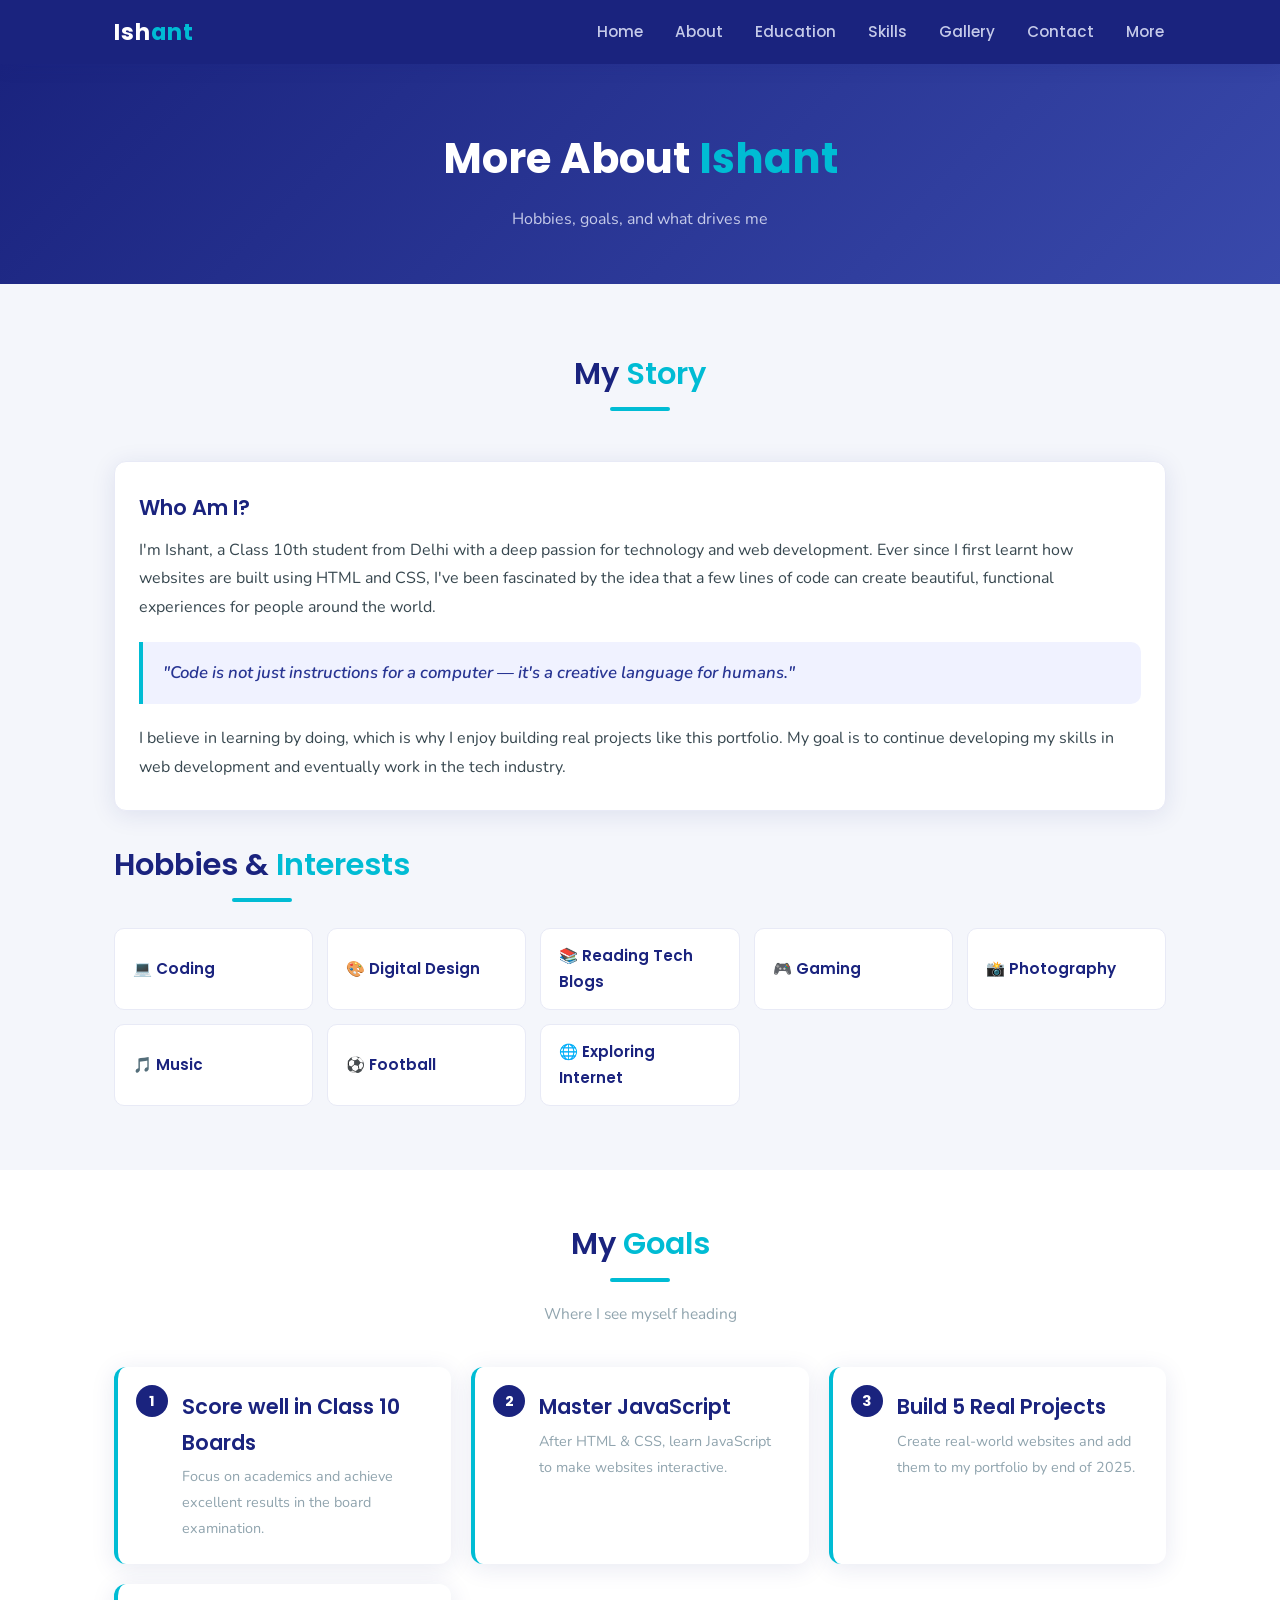
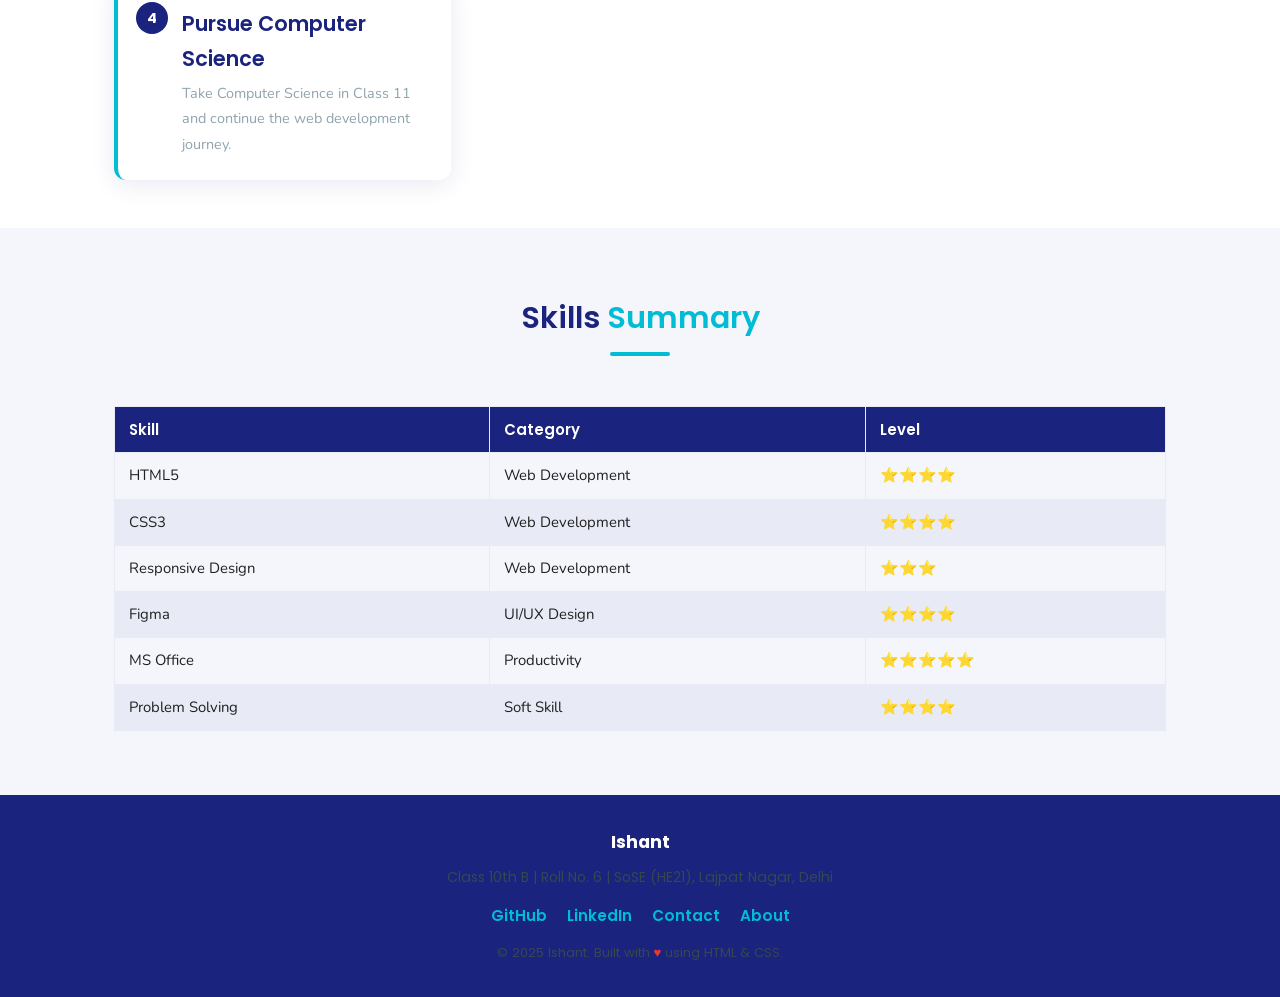
<file: about.html>
<!DOCTYPE html>
<html lang="en">
<head>
  <meta charset="UTF-8" />
  <meta name="viewport" content="width=device-width, initial-scale=1.0" />
  <title>About | Ishant Portfolio</title>

  <!-- External CSS (Mandatory) -->
  <link rel="stylesheet" href="css/style.css" />
  <link href="https://fonts.googleapis.com/css2?family=Poppins:wght@400;600;700&family=Nunito:wght@400;600&display=swap" rel="stylesheet" />

  <!-- Internal CSS (optional) -->
  <style>
    /* Internal CSS — about page specific */
    .page-hero {
      background: linear-gradient(135deg, #1a237e 0%, #3949ab 100%);
      padding: 60px 24px 50px;
      text-align: center;
      color: #fff;
    }
    .page-hero h1 { color: #fff; margin-bottom: 10px; }
    .page-hero p  { color: #c5cae9; }

    .hobbies-list {
      list-style: none;
      display: grid;
      grid-template-columns: repeat(auto-fit, minmax(180px, 1fr));
      gap: 14px;
      margin-top: 12px;
    }

    .hobbies-list li {
      background: #fff;
      border: 1.5px solid #e8eaf6;
      border-radius: 10px;
      padding: 14px 18px;
      font-weight: 600;
      font-family: 'Poppins', sans-serif;
      color: #1a237e;
      font-size: 0.95rem;
      display: flex;
      align-items: center;
      gap: 10px;
      transition: border-color 0.25s, transform 0.2s;
    }

    .hobbies-list li:hover {
      border-color: #00bcd4;
      transform: translateY(-2px);
    }

    /* Inline CSS example used on the quote block below */
    .quote-block {
      border-left: 4px solid #00bcd4;
      padding: 16px 20px;
      background: #f0f2ff;
      border-radius: 0 10px 10px 0;
      margin: 20px 0;
    }

    .quote-block p {
      font-style: italic;
      font-size: 1.05rem;
      color: #283593;
    }
  </style>
</head>
<body>

  <!-- HEADER -->
  <header>
    <nav>
      <a href="index.html" id="logo">Ish<span>ant</span></a>
      <ul>
        <li><a href="index.html">Home</a></li>
        <li><a href="index.html#about">About</a></li>
        <li><a href="index.html#education">Education</a></li>
        <li><a href="index.html#skills">Skills</a></li>
        <li><a href="index.html#gallery">Gallery</a></li>
        <li><a href="contact.html">Contact</a></li>
        <li><a href="about.html">More</a></li>
      </ul>
    </nav>
  </header>

  <!-- PAGE HERO -->
  <div class="page-hero">
    <h1>More About <span style="color:#00bcd4;">Ishant</span></h1>
    <p>Hobbies, goals, and what drives me</p>
  </div>

  <!-- ABOUT CONTENT -->
  <section>
    <div class="section-title">
      <h2>My <span class="text-accent">Story</span></h2>
    </div>

    <!-- article semantic tag -->
    <article class="card" style="margin-bottom:28px;">
      <h3>Who Am I?</h3>
      <p style="margin-top:10px;">
        I'm Ishant, a Class 10th student from Delhi with a deep passion for technology and
        web development. Ever since I first learnt how websites are built using HTML and CSS,
        I've been fascinated by the idea that a few lines of code can create beautiful,
        functional experiences for people around the world.
      </p>
      <div class="quote-block">
        <!-- Inline CSS used on this element as example -->
        <p style="font-weight:600;">"Code is not just instructions for a computer — it's a creative language for humans."</p>
      </div>
      <p>
        I believe in learning by doing, which is why I enjoy building real projects like
        this portfolio. My goal is to continue developing my skills in web development and
        eventually work in the tech industry.
      </p>
    </article>

    <!-- HOBBIES (Unordered list - Mandatory) -->
    <div class="section-title" style="text-align:left; margin-bottom:16px;">
      <h2>Hobbies &amp; <span class="text-accent">Interests</span></h2>
    </div>

    <ul class="hobbies-list">
      <li>💻 Coding</li>
      <li>🎨 Digital Design</li>
      <li>📚 Reading Tech Blogs</li>
      <li>🎮 Gaming</li>
      <li>📸 Photography</li>
      <li>🎵 Music</li>
      <li>⚽ Football</li>
      <li>🌐 Exploring Internet</li>
    </ul>
  </section>

  <!-- GOALS SECTION -->
  <section style="background:#fff; max-width:100%; padding:48px 0;">
    <div style="max-width:1100px; margin:0 auto; padding:0 24px;">
      <div class="section-title">
        <h2>My <span class="text-accent">Goals</span></h2>
        <p>Where I see myself heading</p>
      </div>

      <!-- Ordered list (Mandatory - steps / goals) -->
      <ol class="edu-list">
        <li>
          <h3>Score well in Class 10 Boards</h3>
          <p>Focus on academics and achieve excellent results in the board examination.</p>
        </li>
        <li>
          <h3>Master JavaScript</h3>
          <p>After HTML &amp; CSS, learn JavaScript to make websites interactive.</p>
        </li>
        <li>
          <h3>Build 5 Real Projects</h3>
          <p>Create real-world websites and add them to my portfolio by end of 2025.</p>
        </li>
        <li>
          <h3>Pursue Computer Science</h3>
          <p>Take Computer Science in Class 11 and continue the web development journey.</p>
        </li>
      </ol>
    </div>
  </section>

  <!-- TABLE — Skills Summary -->
  <section>
    <div class="section-title">
      <h2>Skills <span class="text-accent">Summary</span></h2>
    </div>

    <!-- Table (Mandatory HTML element) -->
    <table class="details-table">
      <thead>
        <tr>
          <th>Skill</th>
          <th>Category</th>
          <th>Level</th>
        </tr>
      </thead>
      <tbody>
        <tr>
          <td>HTML5</td>
          <td>Web Development</td>
          <td>⭐⭐⭐⭐</td>
        </tr>
        <tr>
          <td>CSS3</td>
          <td>Web Development</td>
          <td>⭐⭐⭐⭐</td>
        </tr>
        <tr>
          <td>Responsive Design</td>
          <td>Web Development</td>
          <td>⭐⭐⭐</td>
        </tr>
        <tr>
          <td>Figma</td>
          <td>UI/UX Design</td>
          <td>⭐⭐⭐⭐</td>
        </tr>
        <tr>
          <td>MS Office</td>
          <td>Productivity</td>
          <td>⭐⭐⭐⭐⭐</td>
        </tr>
        <tr>
          <td>Problem Solving</td>
          <td>Soft Skill</td>
          <td>⭐⭐⭐⭐</td>
        </tr>
      </tbody>
    </table>
  </section>

  <!-- FOOTER -->
  <footer>
    <p style="font-size:1.1rem; font-weight:700; color:#fff; margin-bottom:6px;">Ishant</p>
    <p style="font-size:0.88rem; margin-bottom:10px;">Class 10th B | Roll No. 6 | SoSE (HE21), Lajpat Nagar, Delhi</p>
    <ul class="social-links">
      <li><a href="https://github.com" target="_blank">GitHub</a></li>
      <li><a href="https://linkedin.com" target="_blank">LinkedIn</a></li>
      <li><a href="contact.html">Contact</a></li>
      <li><a href="about.html">About</a></li>
    </ul>
    <p style="font-size:0.82rem; margin-top:8px;">
      &copy; 2025 Ishant. Built with <span style="color:#e53935;">&#9829;</span> using HTML &amp; CSS.
    </p>
  </footer>

</body>
</html>
</file>
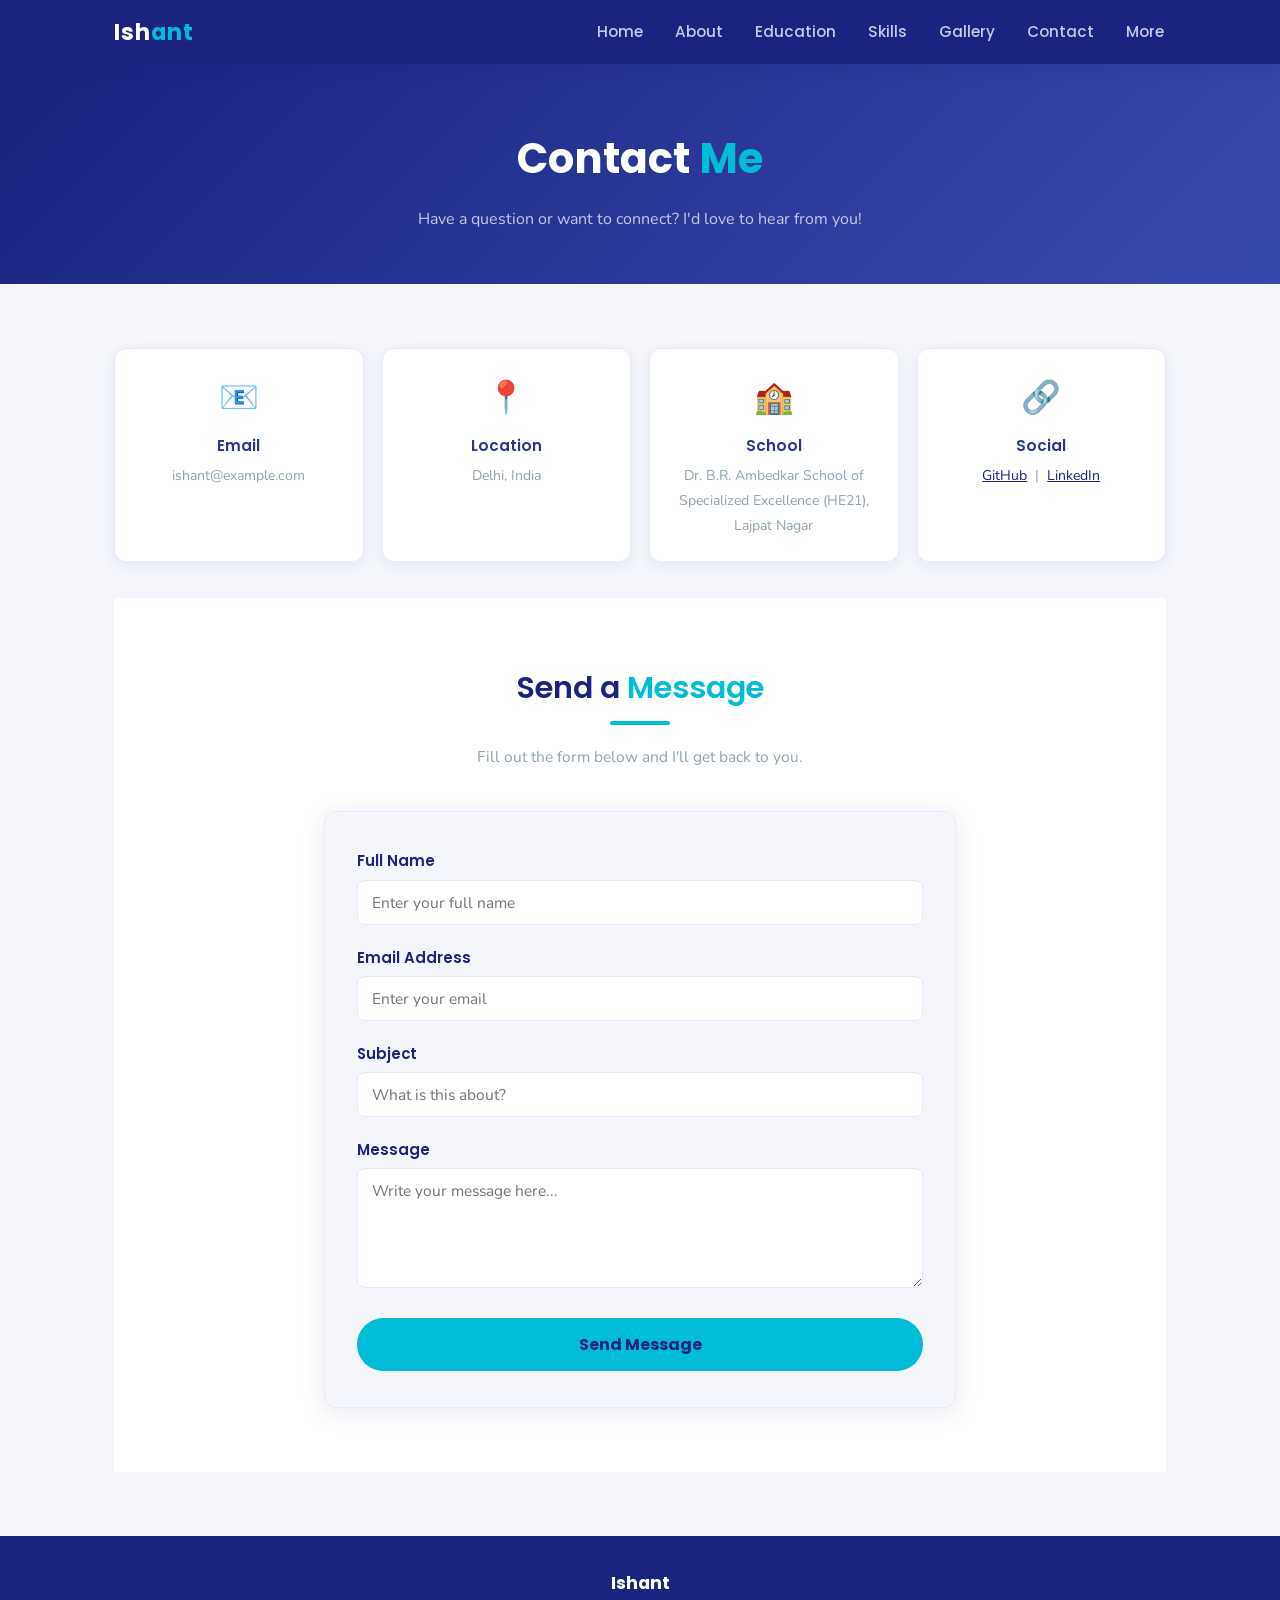
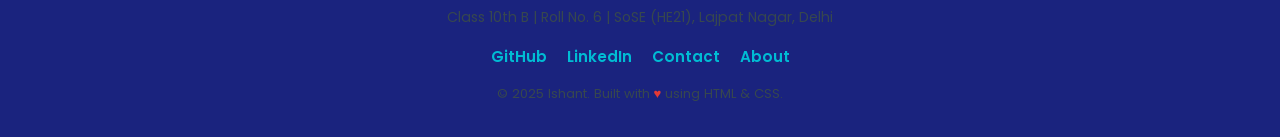
<file: contact.html>
<!DOCTYPE html>
<html lang="en">
<head>
  <meta charset="UTF-8" />
  <meta name="viewport" content="width=device-width, initial-scale=1.0" />
  <title>Contact | Ishant Portfolio</title>

  <!-- External CSS (Mandatory) -->
  <link rel="stylesheet" href="css/style.css" />
  <link href="https://fonts.googleapis.com/css2?family=Poppins:wght@400;600;700&family=Nunito:wght@400;600&display=swap" rel="stylesheet" />

  <!-- Internal CSS (optional, as per requirement) -->
  <style>
    /* Internal CSS — page-specific styles for contact page */
    .contact-hero {
      background: linear-gradient(135deg, #1a237e 0%, #3949ab 100%);
      padding: 60px 24px 50px;
      text-align: center;
      color: #fff;
    }
    .contact-hero h1 { color: #fff; margin-bottom: 10px; }
    .contact-hero p  { color: #c5cae9; font-size: 1rem; }

    .contact-info-grid {
      display: grid;
      grid-template-columns: repeat(auto-fit, minmax(200px, 1fr));
      gap: 18px;
      margin-bottom: 36px;
    }

    .info-card {
      background: #fff;
      border-radius: 12px;
      padding: 22px 18px;
      text-align: center;
      border: 1px solid #e8eaf6;
      box-shadow: 0 4px 16px rgba(26,35,126,0.07);
    }

    .info-card .icon {
      font-size: 2rem;
      margin-bottom: 8px;
      display: block;
    }

    .info-card h3 {
      font-size: 0.95rem;
      color: #283593;
      margin-bottom: 4px;
    }

    .info-card p {
      font-size: 0.88rem;
      color: #90a4ae;
    }
  </style>
</head>
<body>

  <!-- HEADER -->
  <header>
    <nav>
      <a href="index.html" id="logo">Ish<span>ant</span></a>
      <ul>
        <li><a href="index.html">Home</a></li>
        <li><a href="index.html#about">About</a></li>
        <li><a href="index.html#education">Education</a></li>
        <li><a href="index.html#skills">Skills</a></li>
        <li><a href="index.html#gallery">Gallery</a></li>
        <li><a href="contact.html">Contact</a></li>
        <li><a href="about.html">More</a></li>
      </ul>
    </nav>
  </header>

  <!-- CONTACT HERO -->
  <div class="contact-hero">
    <h1>Contact <span style="color:#00bcd4;">Me</span></h1>
    <p>Have a question or want to connect? I'd love to hear from you!</p>
  </div>

  <!-- CONTACT INFO CARDS -->
  <section>
    <div class="contact-info-grid">
      <div class="info-card">
        <span class="icon">📧</span>
        <h3>Email</h3>
        <p>ishant@example.com</p>
      </div>
      <div class="info-card">
        <span class="icon">📍</span>
        <h3>Location</h3>
        <p>Delhi, India</p>
      </div>
      <div class="info-card">
        <span class="icon">🏫</span>
        <h3>School</h3>
        <p>Dr. B.R. Ambedkar School of Specialized Excellence (HE21), Lajpat Nagar</p>
      </div>
      <div class="info-card">
        <span class="icon">🔗</span>
        <h3>Social</h3>
        <!-- External links with <a> tag (Mandatory) -->
        <p>
          <a href="https://github.com" target="_blank" style="color:#1a237e;">GitHub</a> &nbsp;|&nbsp;
          <a href="https://linkedin.com" target="_blank" style="color:#1a237e;">LinkedIn</a>
        </p>
      </div>
    </div>

    <!-- CONTACT FORM (Mandatory: Name, Email, Message, Submit) -->
    <div id="contact-section">
      <div class="inner">
        <div class="section-title">
          <h2>Send a <span class="text-accent">Message</span></h2>
          <p>Fill out the form below and I'll get back to you.</p>
        </div>

        <!-- ID selector: #contact-form -->
        <form id="contact-form" action="#" method="post">

          <!-- Name field (Mandatory) -->
          <div class="form-group">
            <label for="name">Full Name</label>
            <input
              type="text"
              id="name"
              name="name"
              placeholder="Enter your full name"
              required
            />
          </div>

          <!-- Email field (Mandatory) -->
          <div class="form-group">
            <label for="email">Email Address</label>
            <input
              type="email"
              id="email"
              name="email"
              placeholder="Enter your email"
              required
            />
          </div>

          <!-- Subject field -->
          <div class="form-group">
            <label for="subject">Subject</label>
            <input
              type="text"
              id="subject"
              name="subject"
              placeholder="What is this about?"
            />
          </div>

          <!-- Message field (Mandatory) -->
          <div class="form-group">
            <label for="message">Message</label>
            <textarea
              id="message"
              name="message"
              placeholder="Write your message here..."
              required
            ></textarea>
          </div>

          <!-- Submit button (Mandatory) -->
          <button type="submit" class="btn-primary" style="width:100%; padding:14px;">
            Send Message
          </button>
        </form>
      </div>
    </div>
  </section>

  <!-- FOOTER -->
  <footer>
    <p style="font-size:1.1rem; font-weight:700; color:#fff; margin-bottom:6px;">Ishant</p>
    <p style="font-size:0.88rem; margin-bottom:10px;">Class 10th B | Roll No. 6 | SoSE (HE21), Lajpat Nagar, Delhi</p>
    <ul class="social-links">
      <li><a href="https://github.com" target="_blank">GitHub</a></li>
      <li><a href="https://linkedin.com" target="_blank">LinkedIn</a></li>
      <li><a href="contact.html">Contact</a></li>
      <li><a href="about.html">About</a></li>
    </ul>
    <p style="font-size:0.82rem; margin-top:8px;">
      &copy; 2025 Ishant. Built with <span style="color:#e53935;">&#9829;</span> using HTML &amp; CSS.
    </p>
  </footer>

</body>
</html>
</file>
<file: css/style.css>
/* ============================================================
   style.css — Personal Portfolio Website
   Student: Ishant | Class 10th B | Roll No. 6
   External CSS File (Mandatory)
   ============================================================ */

/* ── CSS Variables (Color Palette & Fonts) ── */
:root {
  --navy:       #1a237e;
  --navy-mid:   #283593;
  --navy-light: #3949ab;
  --accent:     #00bcd4;
  --accent2:    #26c6da;
  --green:      #00c853;
  --white:      #ffffff;
  --off-white:  #f4f6fb;
  --gray-light: #e8eaf6;
  --gray-mid:   #90a4ae;
  --gray-dark:  #37474f;
  --text:       #212121;
  --shadow:     0 4px 24px rgba(26,35,126,0.10);
  --radius:     12px;
  --font-head:  'Poppins', sans-serif;
  --font-body:  'Nunito', sans-serif;
}

/* ── Reset & Base ── */
* {
  margin: 0;
  padding: 0;
  box-sizing: border-box;
}

html {
  scroll-behavior: smooth;
}

body {
  font-family: var(--font-body);
  color: var(--text);
  background: var(--off-white);
  font-size: 16px;
  line-height: 1.7;
}

/* ── Typography ── */
h1, h2, h3 {
  font-family: var(--font-head);
  color: var(--navy);
}

h1 { font-size: 2.6rem; font-weight: 700; }
h2 { font-size: 1.9rem; font-weight: 600; }
h3 { font-size: 1.3rem; font-weight: 600; }

p  { color: var(--gray-dark); line-height: 1.8; }

/* ── Header & Navigation ── */
header {
  background: var(--navy);
  position: sticky;
  top: 0;
  z-index: 100;
  box-shadow: 0 2px 16px rgba(26,35,126,0.18);
}

/* Group selector: nav and header share font */
nav, header {
  font-family: var(--font-head);
}

nav {
  display: flex;
  justify-content: space-between;
  align-items: center;
  max-width: 1100px;
  margin: auto;
  padding: 0 24px;
  height: 64px;
}

/* ID selector — logo */
#logo {
  color: var(--white);
  font-size: 1.4rem;
  font-weight: 700;
  text-decoration: none;
  letter-spacing: 1px;
}

#logo span {
  color: var(--accent);
}

/* Element selector — nav links */
nav ul {
  list-style: none;
  display: flex;
  gap: 28px;
}

nav ul li a {
  color: #c5cae9;
  text-decoration: none;
  font-size: 0.95rem;
  font-weight: 500;
  padding: 6px 2px;
  border-bottom: 2px solid transparent;
  transition: color 0.3s, border-color 0.3s;
}

/* Link hover effect */
nav ul li a:hover {
  color: var(--accent);
  border-bottom: 2px solid var(--accent);
}

/* Visited link styling */
nav ul li a:visited {
  color: #c5cae9;
}

/* Active link styling */
nav ul li a:active {
  color: var(--accent2);
}

/* ── Hero Section ── */
#hero {
  background: linear-gradient(135deg, var(--navy) 60%, var(--navy-light) 100%);
  color: var(--white);
  padding: 90px 24px 80px;
  text-align: center;
  position: relative;
  overflow: hidden;
}

#hero::before {
  content: '';
  position: absolute;
  top: -60px; right: -60px;
  width: 320px; height: 320px;
  border-radius: 50%;
  background: rgba(0,188,212,0.10);
}

#hero::after {
  content: '';
  position: absolute;
  bottom: -80px; left: -40px;
  width: 260px; height: 260px;
  border-radius: 50%;
  background: rgba(0,188,212,0.07);
}

#hero h1 {
  color: var(--white);
  font-size: 2.8rem;
  margin-bottom: 10px;
}

#hero h1 span {
  color: var(--accent);
}

#hero p {
  color: #c5cae9;
  font-size: 1.1rem;
  max-width: 540px;
  margin: 0 auto 28px;
}

/* Class selector — CTA button */
.btn-primary {
  display: inline-block;
  background: var(--accent);
  color: var(--navy);
  padding: 12px 34px;
  border-radius: 30px;
  font-weight: 700;
  font-family: var(--font-head);
  text-decoration: none;
  font-size: 1rem;
  transition: background 0.3s, transform 0.2s;
  border: none;
  cursor: pointer;
}

.btn-primary:hover {
  background: var(--accent2);
  transform: translateY(-2px);
}

.btn-secondary {
  display: inline-block;
  background: transparent;
  color: var(--accent);
  padding: 11px 28px;
  border-radius: 30px;
  font-weight: 600;
  font-family: var(--font-head);
  text-decoration: none;
  font-size: 0.95rem;
  border: 2px solid var(--accent);
  margin-left: 14px;
  transition: background 0.3s, color 0.3s;
}

.btn-secondary:hover {
  background: var(--accent);
  color: var(--navy);
}

/* Avatar circle in hero */
.avatar {
  width: 110px;
  height: 110px;
  border-radius: 50%;
  border: 4px solid var(--accent);
  object-fit: cover;
  margin: 0 auto 22px;
  display: block;
  background: var(--navy-mid);
}

/* ── Sections ── */
section {
  padding: 64px 24px;
  max-width: 1100px;
  margin: 0 auto;
}

/* Class selector — section titles */
.section-title {
  text-align: center;
  margin-bottom: 40px;
  position: relative;
}

.section-title h2 {
  display: inline-block;
  padding-bottom: 10px;
}

.section-title h2::after {
  content: '';
  display: block;
  width: 60px;
  height: 4px;
  background: var(--accent);
  border-radius: 2px;
  margin: 8px auto 0;
}

.section-title p {
  margin-top: 8px;
  color: var(--gray-mid);
  font-size: 0.97rem;
}

/* ── About Section ── */
#about {
  background: var(--white);
  max-width: 100%;
  padding: 64px 0;
}

#about .inner {
  max-width: 1100px;
  margin: 0 auto;
  padding: 0 24px;
  display: flex;
  gap: 48px;
  align-items: center;
  flex-wrap: wrap;
}

.about-text { flex: 1; min-width: 260px; }
.about-text h3 { color: var(--navy-light); margin-bottom: 6px; }
.about-text p  { margin-bottom: 14px; }

/* Table styling — personal details */
.details-table {
  width: 100%;
  border-collapse: collapse;
  margin-top: 18px;
  font-family: var(--font-body);
  font-size: 0.93rem;
}

.details-table th,
.details-table td {
  padding: 10px 14px;
  text-align: left;
  border: 1px solid var(--gray-light);
}

.details-table th {
  background: var(--navy);
  color: var(--white);
  font-family: var(--font-head);
  font-weight: 600;
}

.details-table tr:nth-child(even) td {
  background: var(--gray-light);
}

.details-table tr:hover td {
  background: #e3f2fd;
}

/* ── Education Section ── */
#education {
  background: var(--off-white);
  max-width: 100%;
  padding: 64px 0;
}

#education .inner {
  max-width: 1100px;
  margin: 0 auto;
  padding: 0 24px;
}

/* Ordered list — education steps */
.edu-list {
  list-style: none;
  counter-reset: edu-counter;
  display: grid;
  grid-template-columns: repeat(auto-fit, minmax(280px, 1fr));
  gap: 20px;
  margin-top: 8px;
}

.edu-list li {
  counter-increment: edu-counter;
  background: var(--white);
  border-radius: var(--radius);
  padding: 22px 22px 22px 64px;
  position: relative;
  box-shadow: var(--shadow);
  border-left: 4px solid var(--accent);
}

.edu-list li::before {
  content: counter(edu-counter);
  position: absolute;
  left: 18px; top: 18px;
  width: 32px; height: 32px;
  background: var(--navy);
  color: var(--white);
  border-radius: 50%;
  display: flex;
  align-items: center;
  justify-content: center;
  font-weight: 700;
  font-family: var(--font-head);
  font-size: 0.9rem;
}

.edu-list li h3 { color: var(--navy); margin-bottom: 4px; }
.edu-list li p  { font-size: 0.9rem; color: var(--gray-mid); }

/* ── Skills Section ── */
#skills {
  background: var(--white);
  max-width: 100%;
  padding: 64px 0;
}

#skills .inner {
  max-width: 1100px;
  margin: 0 auto;
  padding: 0 24px;
}

/* Unordered list — skills */
.skills-grid {
  display: grid;
  grid-template-columns: repeat(auto-fit, minmax(200px, 1fr));
  gap: 16px;
  list-style: none;
  margin-top: 8px;
}

.skills-grid li {
  background: var(--off-white);
  border: 1.5px solid var(--gray-light);
  border-radius: var(--radius);
  padding: 16px 20px;
  display: flex;
  align-items: center;
  gap: 12px;
  font-weight: 600;
  font-family: var(--font-head);
  font-size: 0.95rem;
  color: var(--navy);
  transition: background 0.25s, border-color 0.25s, transform 0.2s;
}

/* Hover effect on skill cards */
.skills-grid li:hover {
  background: var(--gray-light);
  border-color: var(--accent);
  transform: translateY(-3px);
}

.skill-icon {
  font-size: 1.5rem;
}

/* ── Gallery Section ── */
#gallery {
  background: var(--off-white);
  max-width: 100%;
  padding: 64px 0;
}

#gallery .inner {
  max-width: 1100px;
  margin: 0 auto;
  padding: 0 24px;
}

.gallery-grid {
  display: grid;
  grid-template-columns: repeat(auto-fit, minmax(240px, 1fr));
  gap: 18px;
  margin-top: 8px;
}

/* Image styling — border and rounded */
.gallery-grid img {
  width: 100%;
  height: 200px;
  object-fit: cover;
  border-radius: var(--radius);
  border: 3px solid var(--gray-light);
  display: block;
  transition: transform 0.3s, border-color 0.3s, box-shadow 0.3s;
}

/* Hover effect on images */
.gallery-grid img:hover {
  transform: scale(1.04);
  border-color: var(--accent);
  box-shadow: 0 8px 28px rgba(0,188,212,0.18);
}

.gallery-caption {
  text-align: center;
  font-size: 0.85rem;
  color: var(--gray-mid);
  margin-top: 6px;
  font-style: italic;
}

/* ── Contact Section ── */
#contact-section {
  background: var(--white);
  max-width: 100%;
  padding: 64px 0;
}

#contact-section .inner {
  max-width: 680px;
  margin: 0 auto;
  padding: 0 24px;
}

/* ID selector — contact form */
#contact-form {
  background: var(--off-white);
  border-radius: var(--radius);
  padding: 36px 32px;
  box-shadow: var(--shadow);
  border: 1px solid var(--gray-light);
}

.form-group {
  margin-bottom: 20px;
}

.form-group label {
  display: block;
  font-weight: 600;
  font-family: var(--font-head);
  color: var(--navy);
  margin-bottom: 6px;
  font-size: 0.93rem;
}

/* Element selectors — form inputs */
input, textarea, select {
  width: 100%;
  padding: 11px 14px;
  border: 1.5px solid var(--gray-light);
  border-radius: 8px;
  font-family: var(--font-body);
  font-size: 0.97rem;
  color: var(--text);
  background: var(--white);
  transition: border-color 0.3s, box-shadow 0.3s;
  outline: none;
}

input:focus, textarea:focus {
  border-color: var(--accent);
  box-shadow: 0 0 0 3px rgba(0,188,212,0.12);
}

textarea {
  resize: vertical;
  min-height: 120px;
}

/* ── Footer ── */
footer {
  background: var(--navy);
  color: #c5cae9;
  text-align: center;
  padding: 32px 24px;
  font-family: var(--font-head);
}

footer a {
  color: var(--accent);
  text-decoration: none;
}

footer a:hover {
  color: var(--accent2);
  text-decoration: underline;
}

footer .social-links {
  list-style: none;
  display: flex;
  justify-content: center;
  gap: 20px;
  margin: 12px 0;
}

footer .social-links a {
  font-weight: 600;
  font-size: 0.95rem;
}

/* ── Card Component (Class selector) ── */
.card {
  background: var(--white);
  border-radius: var(--radius);
  box-shadow: var(--shadow);
  padding: 28px 24px;
  border: 1px solid var(--gray-light);
  transition: box-shadow 0.3s, transform 0.2s;
}

.card:hover {
  box-shadow: 0 8px 32px rgba(26,35,126,0.13);
  transform: translateY(-4px);
}

/* ── Utility classes ── */
.text-center { text-align: center; }
.text-accent  { color: var(--accent); }
.mt-8  { margin-top: 8px; }
.mt-16 { margin-top: 16px; }
.mb-16 { margin-bottom: 16px; }

/* ── Highlight span (inline element) ── */
.highlight {
  background: var(--gray-light);
  color: var(--navy);
  padding: 2px 8px;
  border-radius: 4px;
  font-weight: 600;
  font-size: 0.92em;
}

/* ── Responsive Design (media queries) ── */
@media (max-width: 768px) {
  h1 { font-size: 2rem; }
  h2 { font-size: 1.5rem; }

  nav ul { gap: 14px; }
  nav ul li a { font-size: 0.85rem; }

  #hero { padding: 60px 16px 50px; }
  #hero h1 { font-size: 2rem; }

  #about .inner { flex-direction: column; }

  .edu-list   { grid-template-columns: 1fr; }
  .skills-grid { grid-template-columns: 1fr 1fr; }
  .gallery-grid { grid-template-columns: 1fr 1fr; }

  #contact-form { padding: 24px 16px; }
}

@media (max-width: 480px) {
  nav ul { display: none; }
  .skills-grid  { grid-template-columns: 1fr; }
  .gallery-grid { grid-template-columns: 1fr; }
}
</file>
